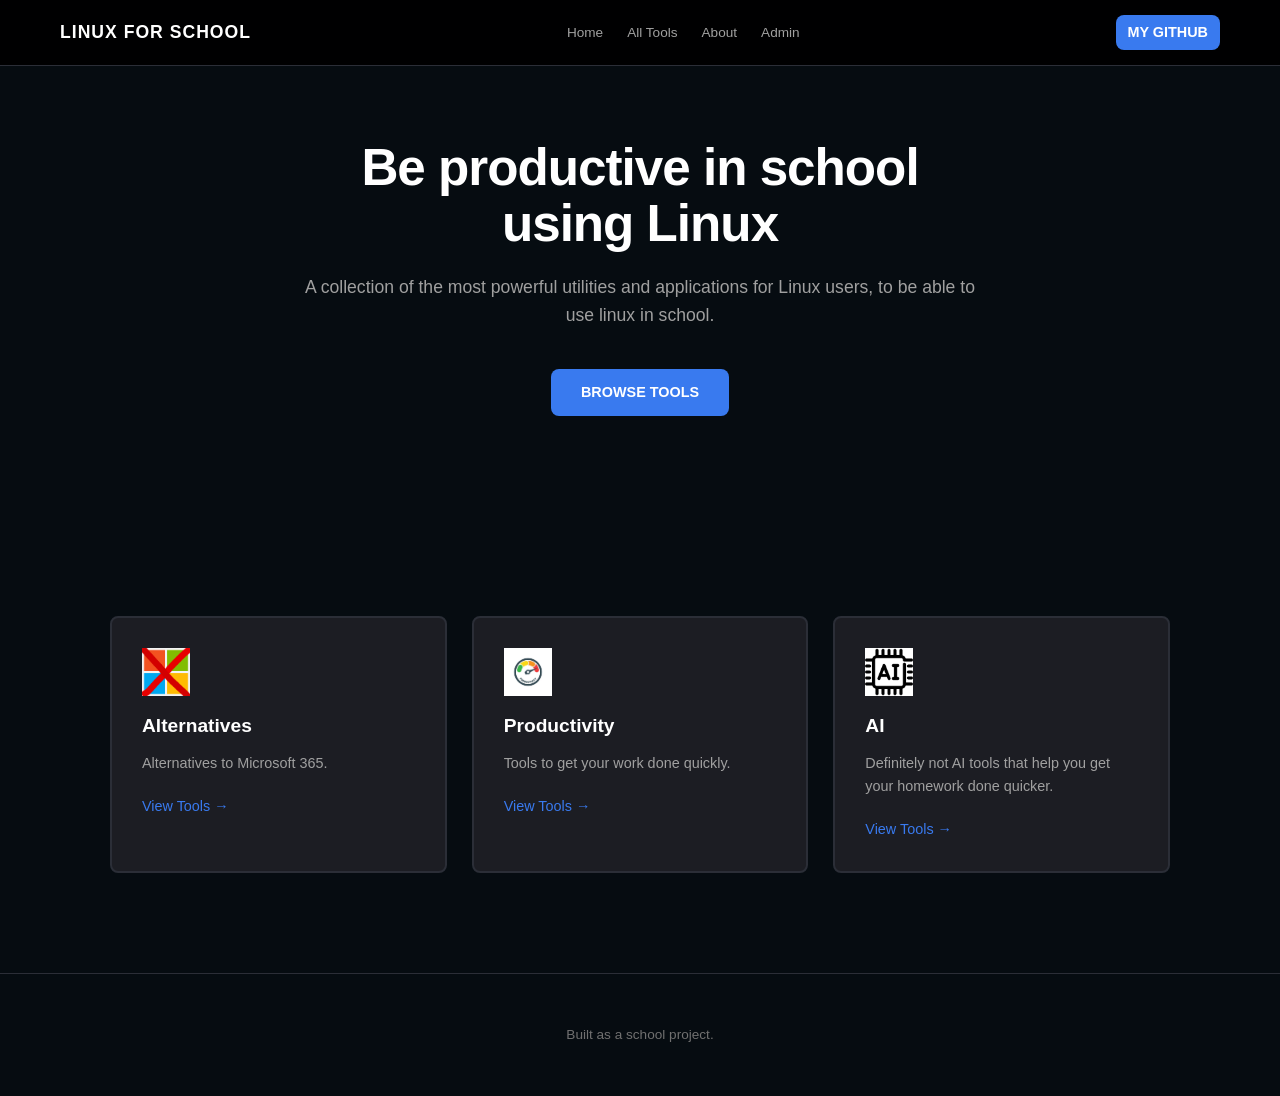
<file: index.html>
<!DOCTYPE html>
<html lang="en">

<head>
    <meta charset="UTF-8">
    <meta name="viewport" content="width=device-width, initial-scale=1.0">
    <title>Linux for school</title>
    <link rel="stylesheet" href="style/style.css">
    <link rel="icon" href="assets/cards/no-microsoft.png">
</head>

<body>

    <nav class="navbar">
        <div class="nav-container">
            <a href="index.html" class="logo">LINUX FOR SCHOOL</a>
            <div class="nav-links">
                <a href="index.html">Home</a>
                <a href="tools.php">All Tools</a>
                <a href="about.html">About</a>
                <a href="admin.php">Admin</a>
            </div>
            <a href="https://github.com/MinosPotato" class="btn-github">My GitHub</a>
        </div>
    </nav>

    <section class="hero">
        <div class="container">
            <h1>Be productive in school<br>
                using Linux
            </h1>
            <p class="hero-subtitle">
                A collection of the most powerful utilities and applications for Linux users, to be able to use linux in
                school.
            </p>
            <div class="hero-btns">
                <a href="tools.php" class="btn" style="text-decoration: none; text-align: center;">Browse
                    Tools</a>
            </div>
        </div>
    </section>

    <section class="features">
        <div class="container grid">
            <a href="tools.php" class="card-features">
                <div class="icon"><img src="./assets/cards/no-microsoft.png" alt=""></div>
                <h3>Alternatives</h3>
                <p id="easteregg1">Alternatives to Microsoft 365.</p>
                <div class="link-tools" id="easteregg2">View Tools →</div>
            </a>
            <a href="tools.php" class="card-features">
                <div class="icon"><img src="./assets/cards/productivity.png" alt=""></div>
                <h3>Productivity</h3>
                <p>Tools to get your work done quickly.</p>
                <div class="link-tools">View Tools →</div>
            </a>
            <a href="tools.php" class="card-features">
                <div class="icon"><img src="./assets/cards/ai.png" alt=""></div>
                <h3>AI</h3>
                <p>Definitely not AI tools that help you get your homework done quicker.</p>
                <div class="link-tools">View Tools →</div>
            </a>
        </div>
    </section>

    <footer class="footer">
        Built as a school project.
    </footer>

    <script src="script.js"></script>
</body>

</html>
</file>
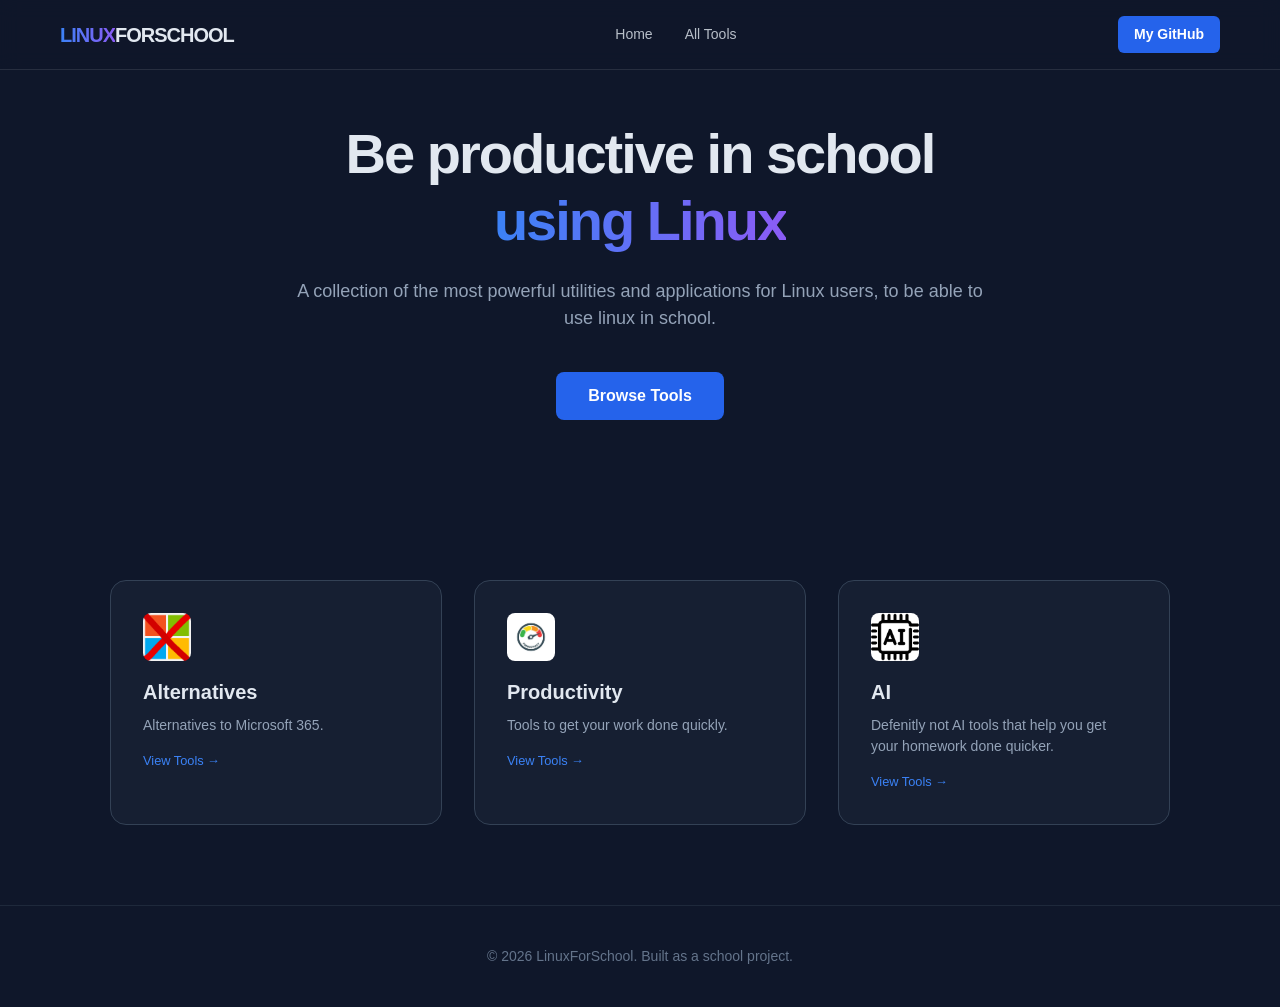
<file: public/index.html>
<!DOCTYPE html>
<html lang="en">

<head>
    <meta charset="UTF-8">
    <meta name="viewport" content="width=device-width, initial-scale=1.0">
    <title>LinuxToolbox | Curated Linux Collection</title>
    <link rel="stylesheet" href="/public/style/style.css">
</head>

<body>

    <nav class="navbar">
        <div class="nav-container">
            <div class="logo">
                <span class="gradient">LINUX</span>FORSCHOOL
            </div>
            <div class="nav-links">
                <a href="/">Home</a>
                <a href="/tools.php">All Tools</a>
            </div>
            <a href="https://github.com/MinosPotato" class="btn-tools">My GitHub</a>
        </div>
    </nav>

    <section class="hero">
        <div class="container">
            <h1>Be productive in school<br>
                <span class="gradient">using Linux</span>
            </h1>
            <p class="hero-subtitle">
                A collection of the most powerful utilities and applications for Linux users, to be able to use linux in
                school.
            </p>
            <div class="hero-btns">
                <a href="/tools.php" class="btn-primary" style="text-decoration: none; text-align: center;">Browse
                    Tools</a>
                <!--<button class="btn-secondary">Installation Guide</button>-->
            </div>
        </div>
    </section>

    <section class="features">
        <div class="container grid">
            <div class="card">
                <div class="icon"><img src="./assets/cards/no-microsoft.png" alt=""></div>
                <h3>Alternatives</h3>
                <p id="easteregg1">Alternatives to Microsoft 365.</p>
                <a href="/tools.php" class="link-tools" id="easteregg2">View Tools →</a>
            </div>
            <div class="card">
                <div class="icon"><img src="./assets/cards/productivity.png" alt=""></div>
                <h3>Productivity</h3>
                <p>Tools to get your work done quickly.</p>
                <a href="/tools.php" class="link-tools">View Tools →</a>
            </div>
            <div class="card">
                <div class="icon"><img src="./assets/cards/ai.png" alt=""></div>
                <h3>AI</h3>
                <p>Defenitly not AI tools that help you get your homework done quicker.</p>
                <a href="/tools.php" class="link-tools">View Tools →</a>
            </div>
        </div>
    </section>

    <footer class="footer">
        &copy; 2026 LinuxForSchool. Built as a school project.
    </footer>

    <script src="script.js"></script>
</body>

</html>
</file>
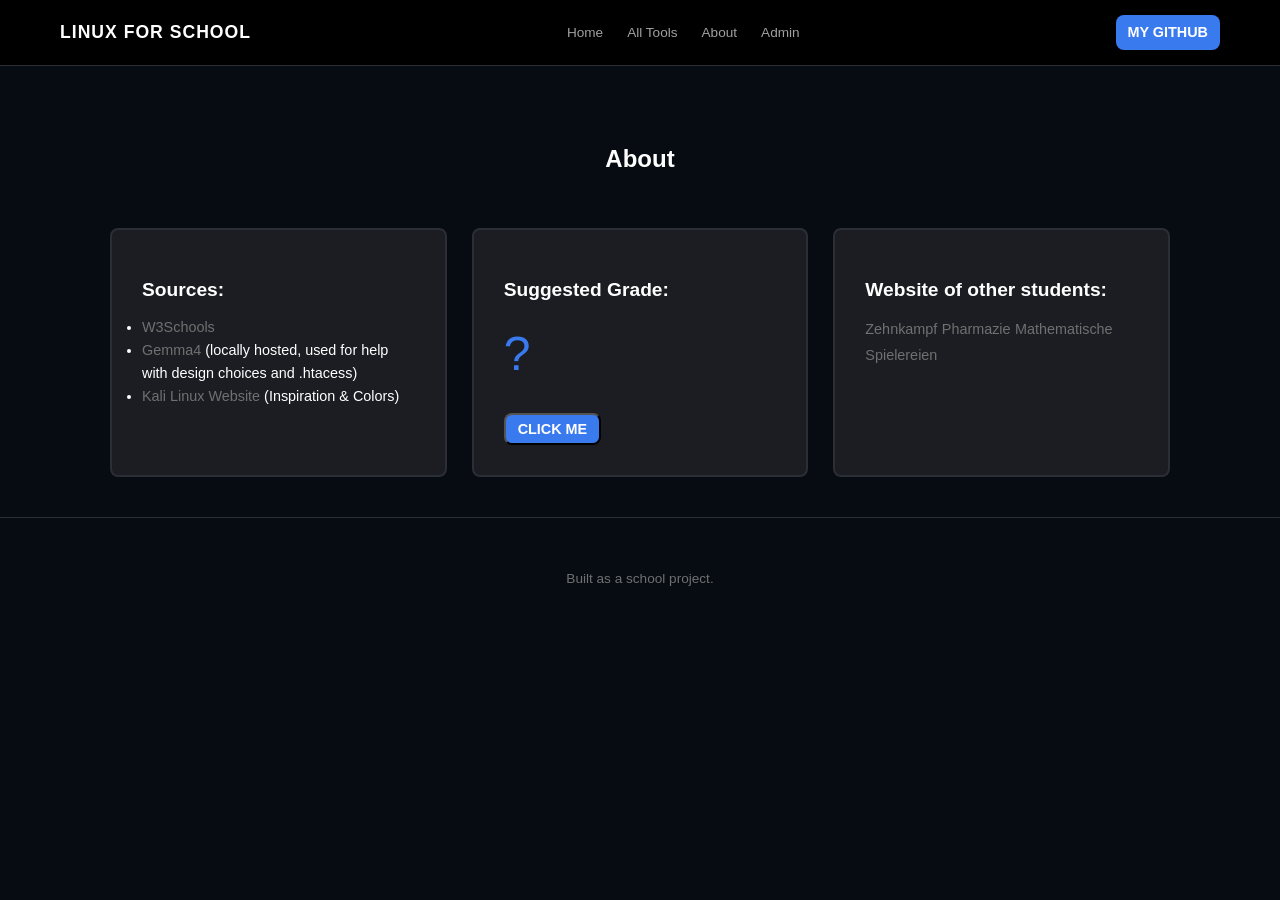
<file: about.html>
<!DOCTYPE html>
<html lang="en">

<head>
    <meta charset="UTF-8">
    <meta name="viewport" content="width=device-width, initial-scale=1.0">
    <title>Linux for school</title>
    <link rel="stylesheet" href="style/style.css">
    <link rel="icon" href="assets/cards/no-microsoft.png">
</head>

<body>

    <nav class="navbar">
        <div class="nav-container">
            <a href="index.html" class="logo">LINUX FOR SCHOOL</a>
            <div class="nav-links">
                <a href="index.html">Home</a>
                <a href="tools.php">All Tools</a>
                <a href="about.html">About</a>
                <a href="admin.php">Admin</a>
            </div>
            <a href="https://github.com/MinosPotato" class="btn-github">My GitHub</a>
        </div>
    </nav>

    <section class="about-header">
        <h1>About</h1>
    </section>

    <section class="about-info">
        <div class="container grid">
            <div class="card-about">
                <h3>Sources:</h3>
                <ul>
                    <li><a href="https://www.w3schools.com/">W3Schools</a></li>
                    <li><a href="https://ollama.com/library/gemma4">Gemma4 </a> (locally hosted, used for help with
                        design choices and .htacess)</li>
                    <li><a href="https://www.kali.org/">Kali Linux Website</a> (Inspiration & Colors)</li>
                </ul>
            </div>
            <div class="card-about">
                <h3>Suggested Grade:</h3>
                <p id="random-grade">?</p>
                <button type="button" class="btn-random-grade"
                    onclick="randomgrade()">Click Me</button>
            </div>
            <div class="card-about">
                <h3>Website of other students:</h3>
                <a href="https://ofi.tech-lab.ch/2026/2gNP/0e5d9cf7/">Zehnkampf</a>
                <a href="https://ofi.tech-lab.ch/2026/2gNP/7c2817d2/">Pharmazie</a>
                <a href="https://ofi.tech-lab.ch/2026/2gNP/84cd66fa/">Mathematische Spielereien</a>

            </div>
        </div>
    </section>

    <footer class=" footer">
        Built as a school project.
    </footer>

    <script src="script.js"></script>
</body>

</html>
</file>
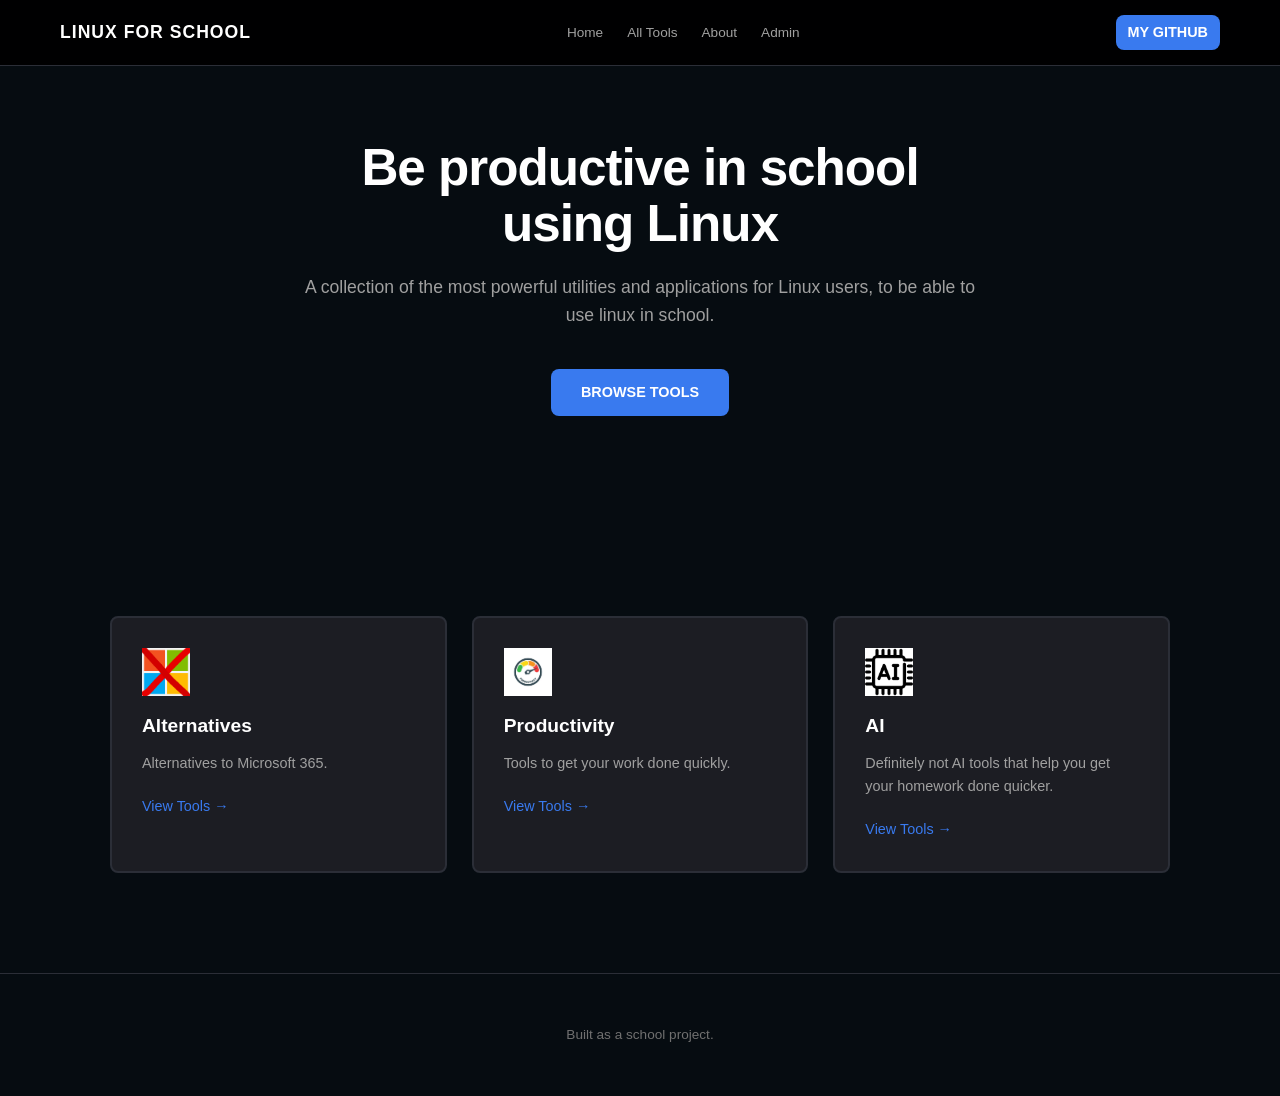
<file: redirect.html>
<!DOCTYPE html>
<html>

<head>
    <title>Redirecting...</title>
    <meta http-equiv="refresh" content="0; url=index.html" />

    <script type="text/javascript">
        window.location.href = "index.html";
    </script>
</head>

<body>
    <p>Redirecting to home page...</p>
    <p>If you are not redirected, <a href="/">click here</a>.</p>
</body>

</html>
</file>
<file: style/style.css>
:root {
    --bg: #060C11;
    --bg2: #1C1D23;
    --bg3: #2B2E37;
    --border: #2B2E37;
    --border2: rgba(255, 255, 255, 0.05);
    --header: #000001;
    --text: #ffffff;
    --text2: #a0a0a0;
    --text3: #707070;
    --primary: #397AEF;
    --primary2: #0078e7;
}

* {
    margin: 0;
    padding: 0;
    box-sizing: border-box;
}

body {
    background-color: var(--bg);
    color: var(--text);
    font-family: "Segoe UI", Roboto, Helvetica, Arial, sans-serif;
    line-height: 1.6;
}

.container {
    max-width: 1100px;
    margin: 0 auto;
    padding: 0 20px;
}

.navbar {
    position: fixed;
    top: 0;
    width: 100%;
    z-index: 100;
    padding: 15px 0;
    background: var(--header);
    border-bottom: 1px solid var(--border);
}

.nav-container {
    max-width: 1200px;
    margin: 0 auto;
    padding: 0 20px;
    display: flex;
    justify-content: space-between;
    align-items: center;
}

.logo {
    font-size: 1.1rem;
    font-weight: 800;
    text-transform: uppercase;
    letter-spacing: 1px;
    color: var(--text);
    text-decoration: none;
}

.nav-links {
    display: flex;
    gap: 24px;
}

.nav-links a {
    color: var(--text2);
    text-decoration: none;
    font-size: 0.85rem;
    font-weight: 500;
    transition: color 0.2s ease;
}

.nav-links a:hover {
    color: var(--text);
}

.hero {
    padding: 140px 0 80px;
    text-align: center;
}

.hero h1 {
    font-size: 3.2rem;
    font-weight: 800;
    line-height: 1.1;
    margin-bottom: 20px;
    letter-spacing: -1px;
}

.hero-subtitle {
    font-size: 1.1rem;
    color: var(--text2);
    max-width: 680px;
    margin: 0 auto 40px;
}

.btn {
    padding: 12px 30px;
    border-radius: 8px;
    font-weight: 700;
    background-color: var(--primary);
    color: var(--text);
    text-decoration: none;
    font-size: 0.9rem;
    display: inline-block;
    text-transform: uppercase;
}

.btn:hover {
    background-color: var(--primary2);
}

.btn-github {
    padding: 6px 12px;
    border-radius: 8px;
    font-weight: 700;
    background-color: var(--primary);
    color: var(--text);
    text-decoration: none;
    font-size: 0.9rem;
    display: inline-block;
    text-transform: uppercase;
}

.btn-github:hover {
    background-color: var(--primary2);
}


.features {
    padding: 120px 0 60px;
}

.grid {
    display: grid;
    grid-template-columns: repeat(auto-fit, minmax(300px, 1fr));
    gap: 25px;
}

.card-features {
    background-color: var(--bg2);
    border: 2px solid var(--border);
    border-radius: 8px;
    padding: 30px;
    transition: border-color 0.2s ease, background 0.2s ease;
    text-decoration: none;
    color: inherit;
    display: block;
}

.card-features:hover {
    border-color: var(--primary);
    background-color: var(--bg3);
}

.card-features h3 {
    margin: 15px 0 10px;
    font-size: 1.2rem;
    color: var(--text);
    font-weight: 700;
}

.card-features p {
    color: var(--text2);
    font-size: 0.9rem;
    margin-bottom: 20px;
}

.link-tools {
    color: var(--primary);
    font-size: 0.9rem;
    text-decoration: none;
    display: flex;
}

.icon {
    display: flex;
    align-items: center;
    justify-content: center;
    width: 48px;
    height: 48px;
    background: var(--border);
    border-radius: 0px;
    overflow: hidden;
}

.icon img {
    width: 100%;
    height: 100%;
    object-fit: cover;
    display: block;
}

.tools-header {
    padding: 140px 0 50px;
    text-align: center;
}

.filter-group {
    display: flex;
    gap: 12px;
    justify-content: center;
    flex-wrap: wrap;
    margin-top: 30px;
}

.filter-input,
.filter-select {
    padding: 12px 15px;
    border-radius: 8px;
    border: 1px solid var(--border2);
    background-color: var(--bg2);
    color: var(--text);
    font-size: 0.9rem;
    outline: none;
}

.tool-list {
    display: flex;
    flex-direction: column;
    gap: 16px;
    margin-bottom: 80px;
}

.tool-item {
    background-color: var(--bg2);
    border: 1px solid var(--border);
    padding: 24px;
    border-radius: 8px;
    display: flex;
    justify-content: space-between;
    align-items: center;
    text-decoration: none;
    color: inherit;
    transition: all 0.2s ease;
}

.tool-item:hover {
    background-color: var(--bg3);
    border-color: var(--primary);
    transform: translateX(4px);
}

.tool-info h3 {
    font-size: 1.1rem;
    margin-bottom: 6px;
    color: var(--text);
}

.tool-info p {
    color: var(--text2);
    font-size: 0.9rem;
}

.tool-tags {
    display: flex;
    gap: 8px;
    flex-wrap: wrap;
}

.category-tag {
    font-size: 0.65rem;
    text-transform: uppercase;
    font-weight: 700;
    padding: 3px 8px;
    border: 2px solid var(--text2);
    border-radius: 8px;
    background: transparent;
    color: var(--text2);
}

.footer {
    padding: 50px 0;
    text-align: center;
    border-top: 1px solid var(--border);
    color: var(--text3);
    font-size: 0.85rem;
    margin-top: 40px;
}

@media (max-width: 768px) {
    .nav-links {
        display: none;
    }

    .tool-item {
        flex-direction: column;
        align-items: flex-start;
        gap: 15px;
    }

    .filter-input {
        width: 100%;
    }
}

.about-header {
    padding: 140px 0 50px;
    text-align: center;
}

.card-about {
    background-color: var(--bg2);
    border: 2px solid var(--border);
    border-radius: 8px;
    padding: 30px;
    transition: border-color 0.2s ease, background 0.2s ease;
    text-decoration: none;
    color: inherit;
    display: block;
}


.card-about h3 {
    margin: 15px 0 10px;
    font-size: 1.2rem;
    color: var(--text);
    font-weight: 700;
}

.card-about p {
    color: var(--text2);
    font-size: 0.9rem;
    margin-bottom: 20px;
}

.card-about a {
    color: var(--text3);
    text-decoration: none;
    font-size: 0.9rem;
    margin-bottom: 20px;
}

.card-about ul {
    font-size: 0.9rem;
    margin-bottom: 20px;
}

#random-grade {
    font-size: 3rem;
    color: var(--primary);
    display: flex;
    justify-content: left;
    align-items: left;
}

.btn-random-grade {
    padding: 6px 12px;
    border-radius: 8px;
    font-weight: 700;
    background-color: var(--primary);
    color: var(--text);
    text-decoration: none;
    font-size: 0.9rem;
    display: inline-block;
    text-transform: uppercase;
    text-decoration: none;

}

.btn-random-grade:hover {
    background-color: var(--primary2);
}


@keyframes pop-in {
      0% {
        opacity: 0;
        transform: scale(0.1);
      }
      100% {
        opacity: 1;
        transform: scale(1);
    }
}

.animate {
    animation: pop-in 0.5s ease-out;
    animation-fill-mode: backwards;
}
</file>
<file: public/style/style.css>
/* Basic Reset */
* {
    margin: 0;
    padding: 0;
    box-sizing: border-box;

}

body {
    background-color: #0f172a;
    color: #e2e8f0;
    font-family: 'Segoe UI', Roboto, Helvetica, Arial, sans-serif;
    line-height: 1.5;
    -webkit-font-smoothing: antialiased;
    height: 100%;
}

.container {
    max-width: 1100px;
    margin: 0 auto;
    padding: 0 20px;
}

.gradient {
    background: linear-gradient(90deg, #3b82f6, #8b5cf6);
    -webkit-background-clip: text;
    -webkit-text-fill-color: transparent;
    font-weight: bold;
}


.navbar {
    position: fixed;
    top: 0;
    width: 100%;
    z-index: 100;
    padding: 16px 0;
    background: rgba(15, 23, 42, 0.8);
    backdrop-filter: blur(10px);
    border-bottom: 1px solid rgba(255, 255, 255, 0.1);
}

.nav-container {
    max-width: 1200px;
    margin: 0 auto;
    padding: 0 20px;
    display: flex;
    justify-content: space-between;
    align-items: center;
}

.logo {
    font-size: 1.25rem;
    font-weight: 800;
    letter-spacing: -1px;
}

.nav-links {
    display: flex;
    gap: 32px;
}

.nav-links a {
    color: #e2e8f0;
    text-decoration: none;
    font-size: 0.875rem;
    opacity: 0.8;
    transition: 0.3s;
}

.nav-links a:hover {
    opacity: 1;
    color: #3b82f6;
}

.btn-tools {
    background-color: #2563eb;
    color: white;
    text-decoration: none;
    padding: 8px 16px;
    border-radius: 6px;
    font-size: 0.875rem;
    font-weight: bold;
    transition: 0.3s;
}

.btn-tools:hover {
    background-color: #3b82f6;
}

.hero {
    padding: 120px 0 80px 0;
    text-align: center;
}

.hero h1 {
    font-size: 3.5rem;
    font-weight: 800;
    line-height: 1.2;
    margin-bottom: 24px;
    letter-spacing: -2px;
}

.hero-subtitle {
    font-size: 1.125rem;
    color: #94a3b8;
    max-width: 700px;
    margin: 0 auto 40px auto;
}

.hero-btns {
    display: flex;
    gap: 16px;
    justify-content: center;
}

.btn-primary,
.btn-secondary {
    padding: 12px 32px;
    border-radius: 8px;
    font-weight: bold;
    cursor: pointer;
    transition: 0.3s;
    font-size: 1rem;
}

.btn-primary {
    background-color: #2563eb;
    color: white;
    border: none;
}

.btn-primary:hover {
    background-color: #3b82f6;
}

.btn-secondary {
    background-color: transparent;
    color: white;
    border: 1px solid #334155;
}

.btn-secondary:hover {
    background-color: #1e293b;
}

.features {
    padding: 80px 0;
}

.grid {
    display: grid;
    grid-template-columns: repeat(auto-fit, minmax(300px, 1fr));
    gap: 32px;
}

.card {
    background-color: rgba(30, 41, 59, 0.5);
    border: 1px solid #334155;
    padding: 32px;
    border-radius: 16px;
    transition: 0.3s;
}

.card:hover {
    border-color: #3b82f6;
}

.card h3 {
    margin: 16px 0 8px 0;
    font-size: 1.25rem;
}

.card p {
    color: #94a3b8;
    font-size: 0.875rem;
}

.icon {
    width: 48px;
    height: 48px;
    border-radius: 8px;
}

.icon img {
    width: 48px;
    height: 48px;
    border-radius: 8px;
}


.footer {
    padding: 40px 0;
    text-align: center;
    border-top: 1px solid #1e293b;
    color: #64748b;
    font-size: 0.875rem;
}

@media (max-width: 768px) {
    .nav-links {
        display: none;
    }

    .hero h1 {
        font-size: 2.5rem;
    }

    .hero-btns {
        flex-direction: column;
    }
}

.tools-header {
    padding: 120px 0 40px 0;
    text-align: center;
}

.search-container {
    max-width: 600px;
    margin: 0 auto 50px auto;
    position: relative;
}

.search-input {
    width: 100%;
    padding: 12px 20px;
    border-radius: 8px;
    border: 1px solid #334155;
    background-color: #1e293b;
    color: white;
    font-size: 1rem;
    outline: none;
    transition: 0.3s;
}

.search-input:focus {
    border-color: #3b82f6;
    box-shadow: 0 0 0 2px rgba(59, 130, 246, 0.3);
}

.tool-list {
    display: flex;
    flex-direction: column;
    gap: 15px;
    margin-bottom: 80px;
}

.tool-item {
    background-color: rgba(30, 41, 59, 0.5);
    border: 1px solid #334155;
    padding: 20px;
    border-radius: 12px;
    display: flex;
    justify-content: space-between;
    align-items: center;
    transition: 0.3s;
    text-decoration: none;
    color: inherit;
}

.tool-item:hover {
    border-color: #3b82f6;
    background-color: rgba(30, 41, 59, 0.8);
    transform: translateX(5px);
}

.tool-info h3 {
    font-size: 1.1rem;
    margin-bottom: 4px;
}

.tool-info p {
    font-size: 0.875rem;
    color: #94a3b8;
}

.tool-category {
    font-size: 0.7rem;
    text-transform: uppercase;
    font-weight: bold;
    padding: 4px 8px;
    border-radius: 4px;
    background: #334155;
    color: #cbd5e1;
}

.link-tools {
    color: #3b82f6 !important;
    opacity: 1 !important;
    font-size: 0.8rem;
    text-decoration: none;
    display: block;
    margin-top: 15px;
}

.view-tools-link {
    font-size: 0.8rem;
    text-decoration: none;
    display: block;
    margin-top: 15px;
}

.filter-group {
    display: flex;
    gap: 10px;
    justify-content: center;
    flex-wrap: wrap;
    margin-bottom: 50px;
}

.filter-input,
.filter-select {
    padding: 12px;
    border-radius: 8px;
    border: 1px solid #334155;
    background-color: #1e293b;
    color: white;
    outline: none;
}

.filter-input {
    width: 300px;
}

.category-tag {
    font-size: 0.65rem;
    text-transform: uppercase;
    font-weight: bold;
    padding: 2px 6px;
    border-radius: 4px;
    background: #334155;
    color: #cbd5e1;
    margin-left: 5px;
}
</file>
